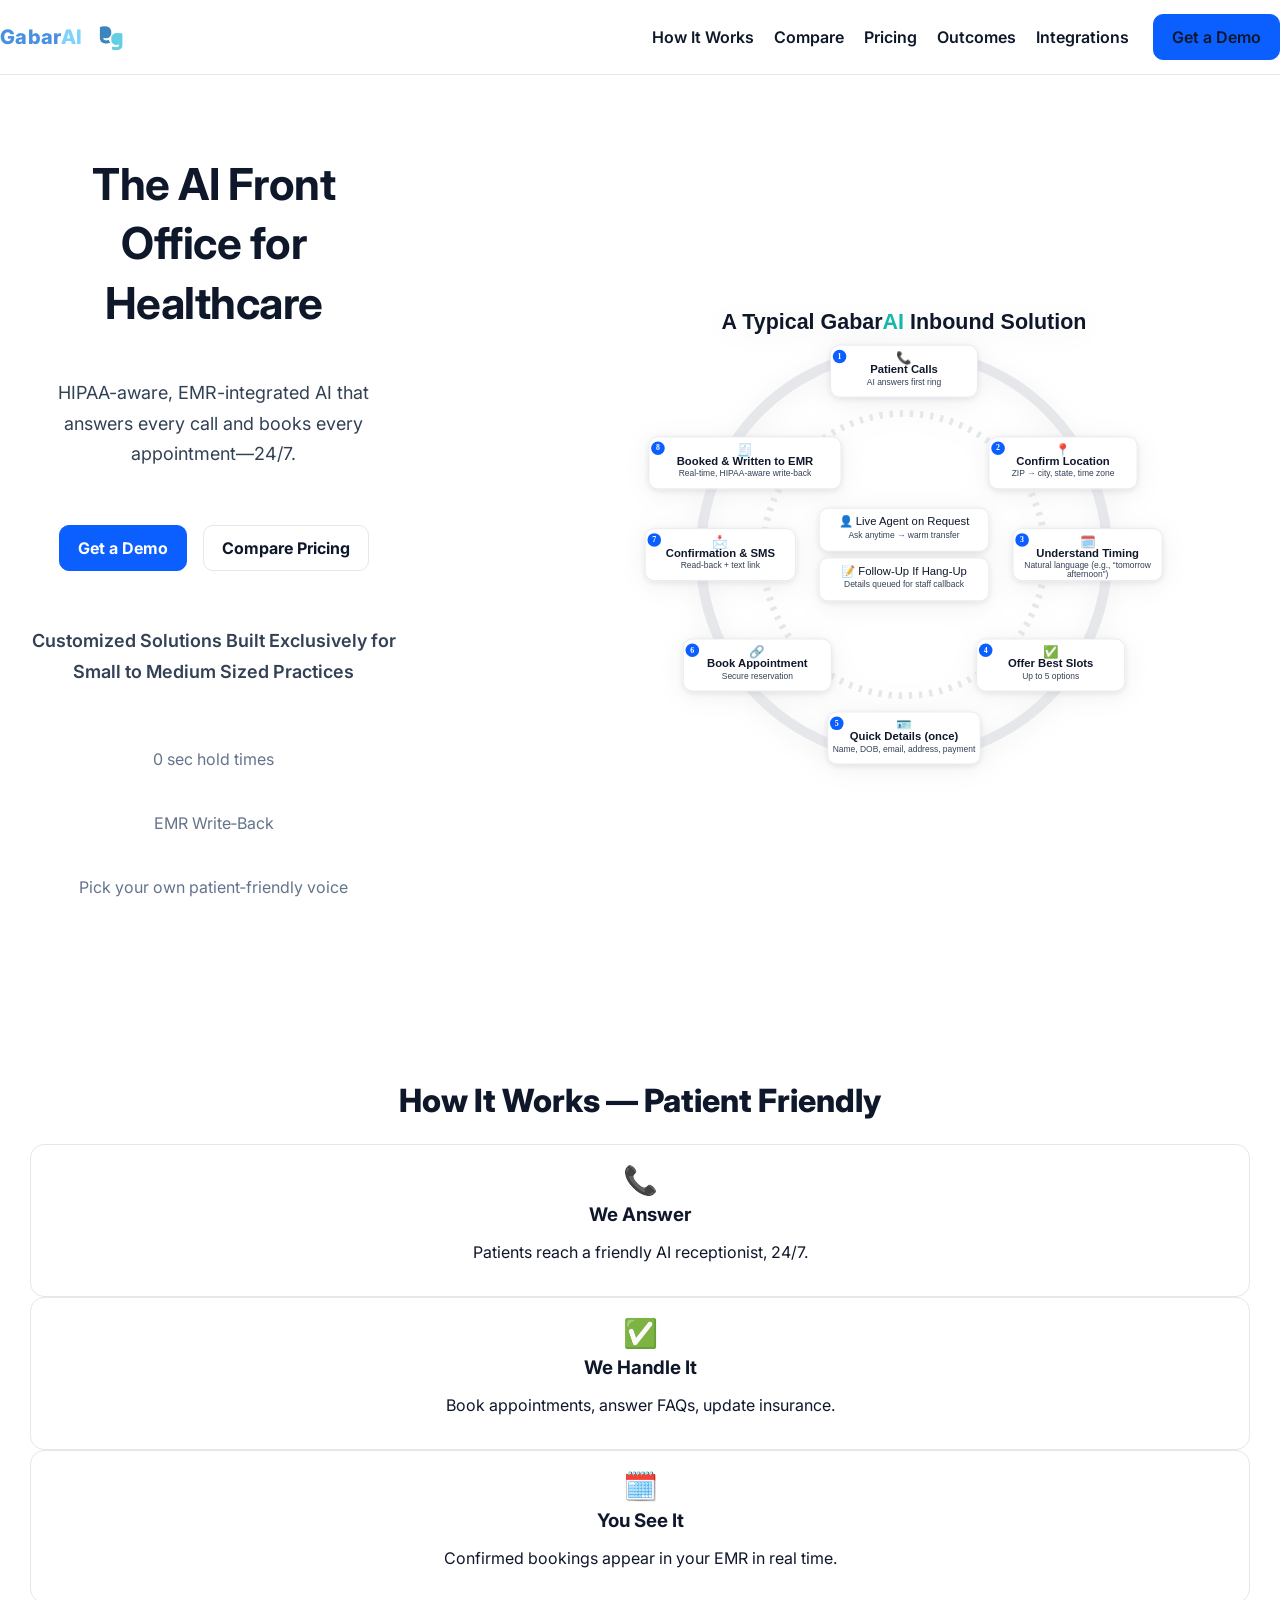
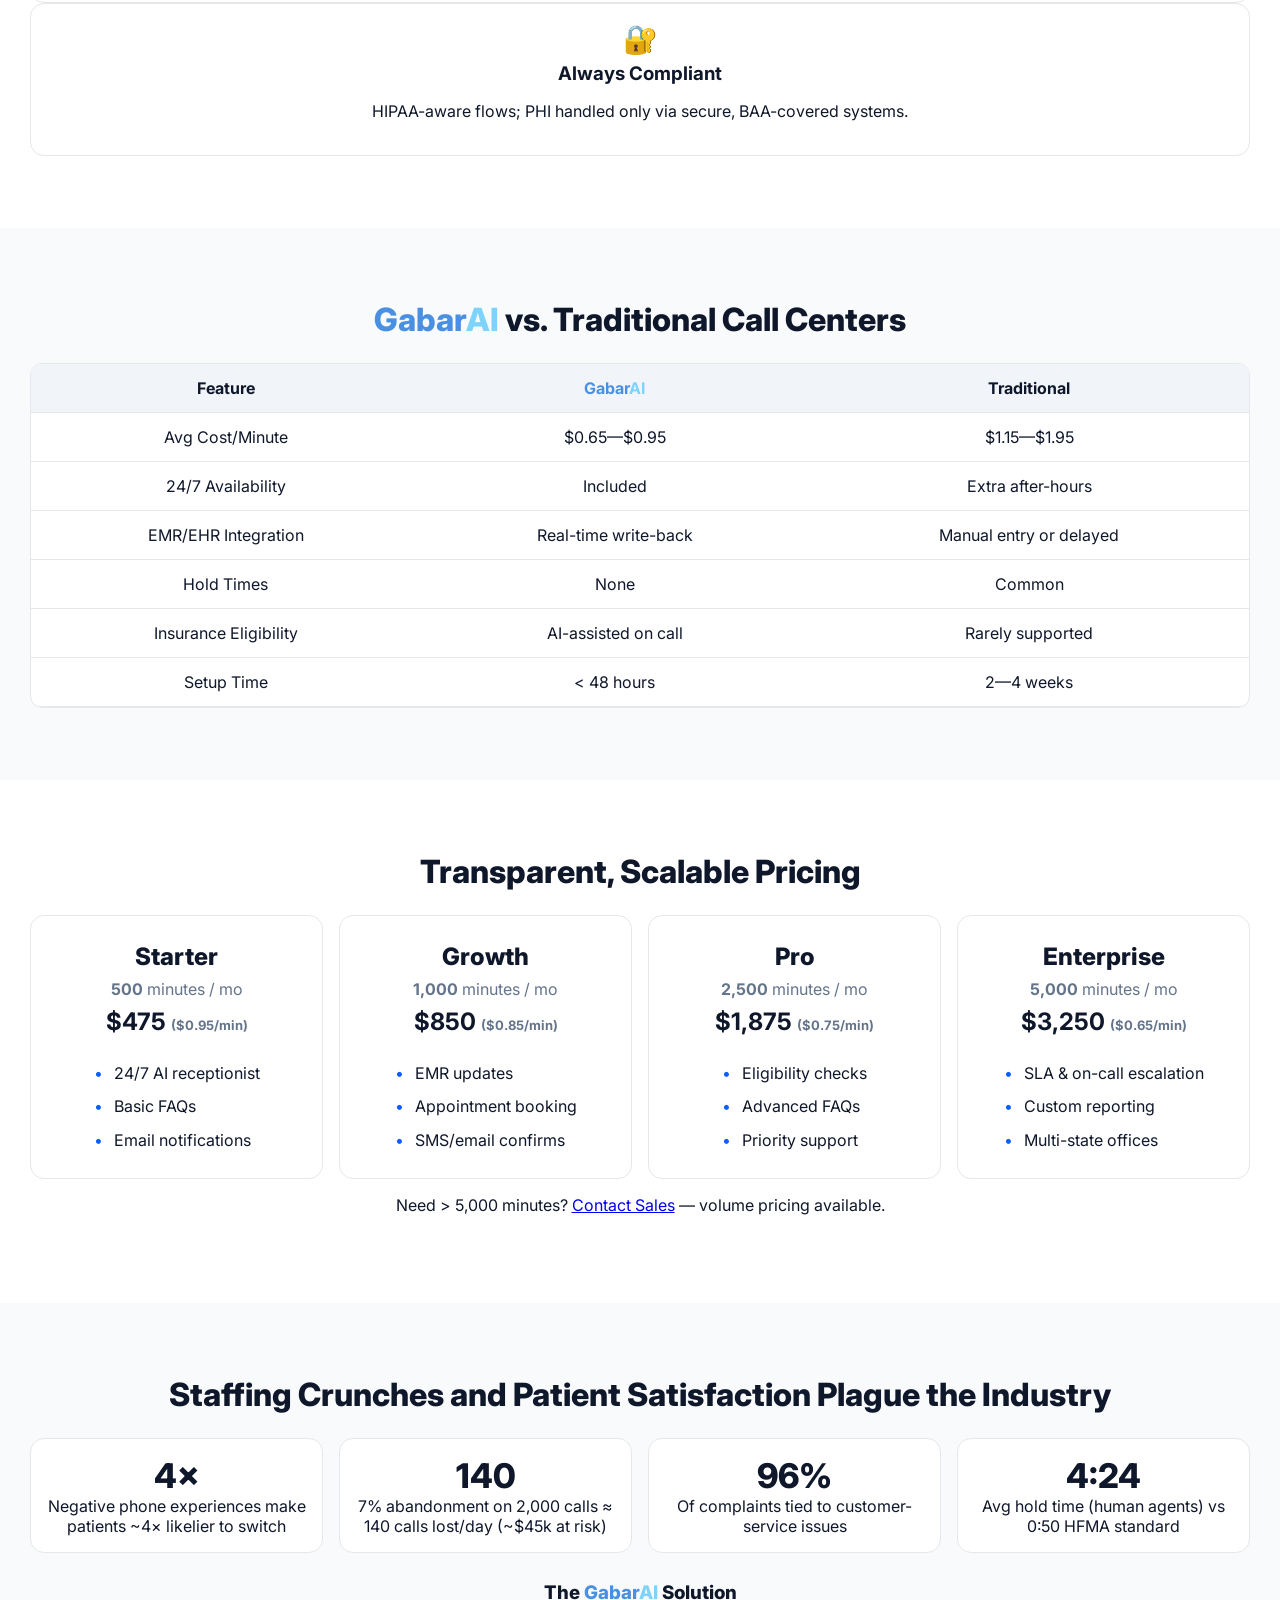
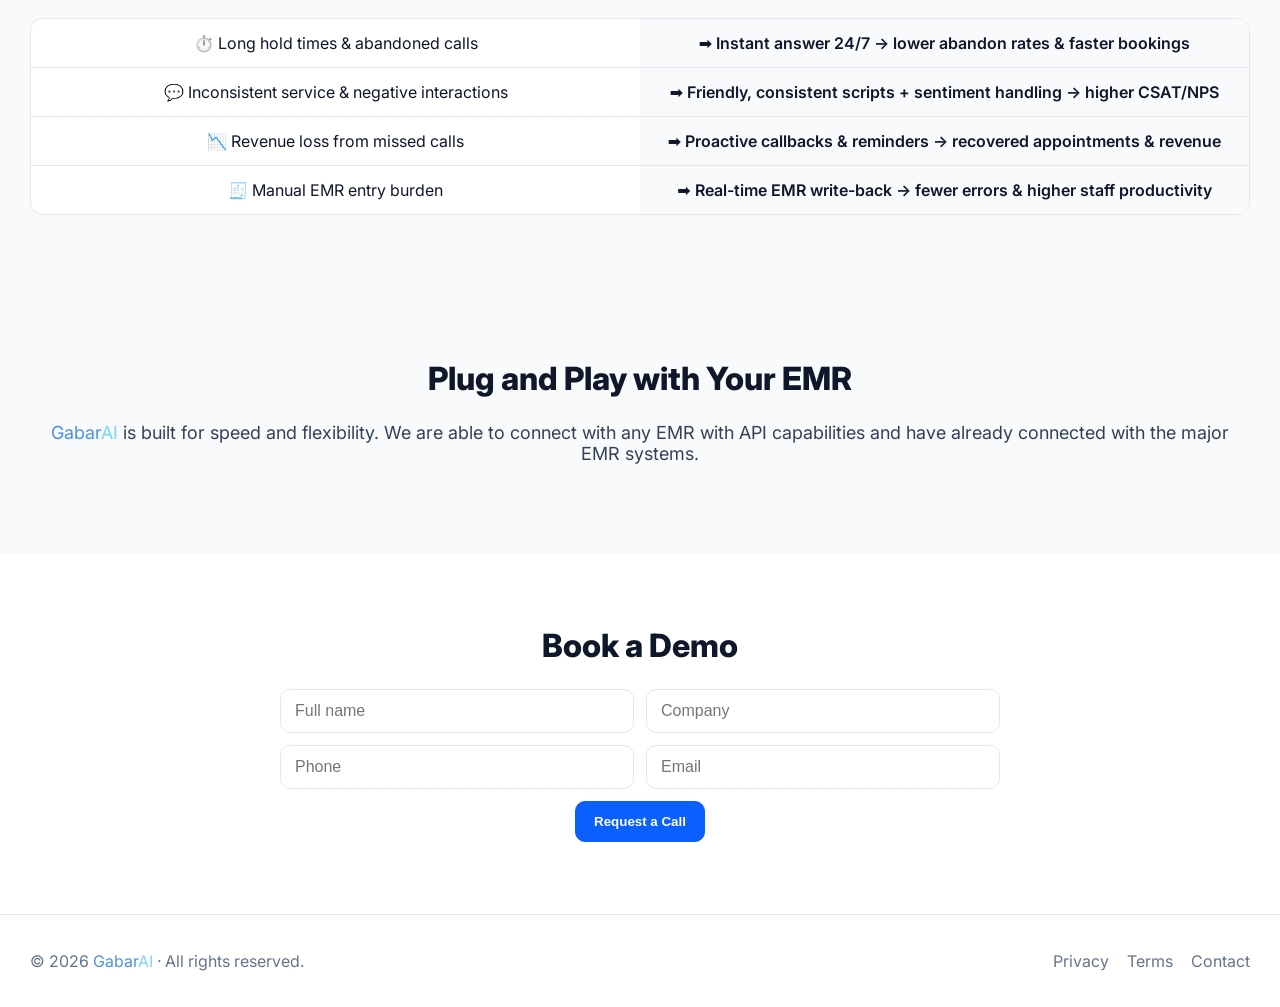
<file: index.html>
<!DOCTYPE html>
<html lang="en">
<head>
  <meta charset="utf-8">
  <meta http-equiv="x-ua-compatible" content="ie=edge">
  <meta name="viewport" content="width=device-width, initial-scale=1">
  <title>GabarAI — The AI Front Office for Healthcare</title>
  <meta name="description" content="HIPAA-aware, EMR-integrated AI that answers every call and books every appointment—24/7.">
  <link rel="preconnect" href="https://fonts.googleapis.com">
  <link rel="preconnect" href="https://fonts.gstatic.com" crossorigin>
  <link href="https://fonts.googleapis.com/css2?family=Inter:wght@400;600;700;800&display=swap" rel="stylesheet">
  <link rel="stylesheet" href="styles.css?v=5.3">
  <link rel="icon" type="image/png" href="favicon.png">
</head>
<body>
  <header class="site-header">
    <div class="container nav">
      <div class="brand">
        <span class="logo"><span class="gabar-text">Gabar</span><span class="ai-text">AI</span></span>
        <img class="brandmark" src="logo.png" alt="GabarAI logo" />
      </div>
      <nav class="nav-links">
        <a href="#how">How It Works</a>
        <a href="#compare">Compare</a>
        <a href="#pricing">Pricing</a>
        <a href="#outcomes">Outcomes</a>
        <a href="#integrations">Integrations</a>
        <a href="#contact" class="btn btn-primary">Get a Demo</a>
      </nav>
    </div>
  </header>

  <main>
    <!-- HERO -->
    <section class="hero">
      <div class="container hero-grid">
        <div class="hero-copy">
          <h1>The AI Front Office for Healthcare</h1>
          <p class="sub hero-subtitle">HIPAA-aware, EMR-integrated AI that answers every call and books every appointment—24/7.</p>
          <div class="cta-row">
            <a href="#contact" class="btn btn-primary">Get a Demo</a>
            <a href="#pricing" class="btn btn-secondary">Compare Pricing</a>
          </div>
          <p class="sub hero-tagline">Customized Solutions Built Exclusively for Small to Medium Sized Practices</p>
          <ul class="trust-bullets">
            <li>0 sec hold times</li>
            <li>EMR Write‑Back</li>
            <li>Pick your own patient‑friendly voice</li>
          </ul>
        </div>
        <div class="hero-art">
  <img src="gabar_circular_flow_v9.svg" alt="A Typical GabarAI Inbound Solution — circular flow" class="flow-graphic">
</div>
      </div>
    </section>

    <!-- HOW IT WORKS (list) -->
    <section id="how" class="section">
      <div class="container">
        <h2 class="section-title">How It Works — Patient Friendly</h2>
        <div class="steps">
          <div class="step"><div class="icon">📞</div><h3>We Answer</h3><p>Patients reach a friendly AI receptionist, 24/7.</p></div>
          <div class="step"><div class="icon">✅</div><h3>We Handle It</h3><p>Book appointments, answer FAQs, update insurance.</p></div>
          <div class="step"><div class="icon">🗓️</div><h3>You See It</h3><p>Confirmed bookings appear in your EMR in real time.</p></div>
          <div class="step"><div class="icon">🔐</div><h3>Always Compliant</h3><p>HIPAA-aware flows; PHI handled only via secure, BAA-covered systems.</p></div>
        </div>
      </div>
    </section>

    <!-- DIFFERENTIATION -->
    <section id="compare" class="section alt">
      <div class="container">
        <h2 class="section-title"><span class="gabar-text">Gabar</span><span class="ai-text">AI</span> vs. Traditional Call Centers</h2>
        <div class="table-wrap">
          <table class="compare">
            <thead>
              <tr><th>Feature</th><th><span class="gabar-text">Gabar</span><span class="ai-text">AI</span></th><th>Traditional</th></tr>
            </thead>
            <tbody>
              <tr><td>Avg Cost/Minute</td><td>$0.65—$0.95</td><td>$1.15—$1.95</td></tr>
              <tr><td>24/7 Availability</td><td>Included</td><td>Extra after-hours</td></tr>
              <tr><td>EMR/EHR Integration</td><td>Real-time write-back</td><td>Manual entry or delayed</td></tr>
              <tr><td>Hold Times</td><td>None</td><td>Common</td></tr>
              <tr><td>Insurance Eligibility</td><td>AI-assisted on call</td><td>Rarely supported</td></tr>
              <tr><td>Setup Time</td><td>&lt; 48 hours</td><td>2—4 weeks</td></tr>
            </tbody>
          </table>
        </div>
      </div>
    </section>

    <!-- PRICING -->
    <section id="pricing" class="section">
      <div class="container">
        <h2 class="section-title">Transparent, Scalable Pricing</h2>
        <div class="cards">
          <article class="card">
            <h3 class="plan-name">Starter</h3>
            <p class="mins"><strong>500</strong> minutes / mo</p>
            <p class="price">$475 <span class="per">($0.95/min)</span></p>
            <ul class="plan-features"><li>24/7 AI receptionist</li><li>Basic FAQs</li><li>Email notifications</li></ul>
          </article>
          <article class="card">
            <h3 class="plan-name">Growth</h3>
            <p class="mins"><strong>1,000</strong> minutes / mo</p>
            <p class="price">$850 <span class="per">($0.85/min)</span></p>
            <ul class="plan-features"><li>EMR updates</li><li>Appointment booking</li><li>SMS/email confirms</li></ul>
          </article>
          <article class="card">
            <h3 class="plan-name">Pro</h3>
            <p class="mins"><strong>2,500</strong> minutes / mo</p>
            <p class="price">$1,875 <span class="per">($0.75/min)</span></p>
            <ul class="plan-features"><li>Eligibility checks</li><li>Advanced FAQs</li><li>Priority support</li></ul>
          </article>
          <article class="card">
            <h3 class="plan-name">Enterprise</h3>
            <p class="mins"><strong>5,000</strong> minutes / mo</p>
            <p class="price">$3,250 <span class="per">($0.65/min)</span></p>
            <ul class="plan-features"><li>SLA & on-call escalation</li><li>Custom reporting</li><li>Multi-state offices</li></ul>
          </article>
        </div>
        <p class="note">Need &gt; 5,000 minutes? <a href="#contact">Contact Sales</a> — volume pricing available.</p>
      </div>
    </section>

    <!-- OUTCOMES -->
    <section id="outcomes" class="section alt">
      <div class="container">
        <h2 class="section-title">Staffing Crunches and Patient Satisfaction Plague the Industry</h2>
        <div class="stats-grid">
          <div class="stat"><div class="num">4×</div><div class="cap">Negative phone experiences make patients ~4× likelier to switch</div></div>
          <div class="stat"><div class="num">140</div><div class="cap">7% abandonment on 2,000 calls ≈ 140 calls lost/day (~$45k at risk)</div></div>
          <div class="stat"><div class="num">96%</div><div class="cap">Of complaints tied to customer-service issues</div></div>
          <div class="stat"><div class="num">4:24</div><div class="cap">Avg hold time (human agents) vs 0:50 HFMA standard</div></div>
        </div>

        <h3 class="subhead">The <span class="gabar-text">Gabar</span><span class="ai-text">AI</span> Solution</h3>
        <div class="matrix">
          <div class="row"><div class="cell pain">⏱️ Long hold times & abandoned calls</div><div class="cell outcome">➡️ Instant answer 24/7 → lower abandon rates & faster bookings</div></div>
          <div class="row"><div class="cell pain">💬 Inconsistent service & negative interactions</div><div class="cell outcome">➡️ Friendly, consistent scripts + sentiment handling → higher CSAT/NPS</div></div>
          <div class="row"><div class="cell pain">📉 Revenue loss from missed calls</div><div class="cell outcome">➡️ Proactive callbacks & reminders → recovered appointments & revenue</div></div>
          <div class="row"><div class="cell pain">🧾 Manual EMR entry burden</div><div class="cell outcome">➡️ Real-time EMR write-back → fewer errors & higher staff productivity</div></div>
        </div>
      </div>
    </section>

    <!-- INTEGRATIONS -->
    <section id="integrations" class="section alt">
      <div class="container">
        <h2 class="section-title">Plug and Play with Your EMR</h2>
        <p class="sub"><span class="gabar-text">Gabar</span><span class="ai-text">AI</span> is built for speed and flexibility. We are able to connect with any EMR with API capabilities and have already connected with the major EMR systems.</p>
      </div>
    </section>

    <!-- CONTACT -->
    <section id="contact" class="section">
      <div class="container">
        <h2 class="section-title">Book a Demo</h2>
        <form id="demoForm" class="intake" novalidate>
          <div class="row">
            <input type="text" name="name" placeholder="Full name" required>
            <input type="text" name="company" placeholder="Company" required>
          </div>
          <div class="row">
            <input type="tel" name="phone" placeholder="Phone" required>
            <input type="email" name="email" placeholder="Email" required>
          </div>
          <button type="submit" class="btn btn-primary">Request a Call</button>
        </form>
      </div>
    </section>
  </main>

  <footer class="site-footer">
    <div class="container foot">
      <p>© <span id="y"></span> <span class="gabar-text">Gabar</span><span class="ai-text">AI</span> · All rights reserved.</p>
      <nav>
        <a href="#">Privacy</a>
        <a href="#">Terms</a>
        <a href="mailto:info@gabar.ai">Contact</a>
      </nav>
    </div>
  </footer>

  <script src="script.js?v=5.3"></script>
</body>
</html>
</file>
<file: styles.css>
:root{
  --bg:#ffffff; --ink:#0f172a; --sub:#334155; --muted:#64748b;
  --line:#e5e7eb; --brand:#0b5fff; --brand-d:#0a4fe0; --accent:#14b8a6;
  --gabar-blue:#4a90e2; --ai-blue:#7dd3fc;
}
*{box-sizing:border-box}
html,body{margin:0;padding:0;background:var(--bg);color:var(--ink);font-family:Inter,system-ui,Arial,sans-serif}
.container{max-width:1400px;margin:0 auto;padding:0 30px;text-align:center}
.section{padding:72px 0}
.section.alt{background:#f8fafc}
.section-title{font-size:32px;font-weight:800;margin:0 0 24px}
.small{font-size:14px;color:var(--muted)}
.sub{font-size:18px;color:var(--sub);margin-top:10px}

/* Hero-specific spacing controls with EXTENSIVE vertical spacing */
.hero-subtitle{margin:0 0 55px !important;line-height:1.7}
.hero-tagline{margin:55px 0 50px !important;font-weight:600}
.hero-copy{padding-right:60px}

/* GabarAI Brand Colors */
.gabar-text{color:var(--gabar-blue);font-weight:inherit}
.ai-text{color:var(--ai-blue);font-weight:inherit}

/* Header */
.site-header{position:sticky;top:0;background:#ffffffcc;backdrop-filter:blur(6px);border-bottom:1px solid var(--line);z-index:10}
.nav{display:flex;justify-content:space-between;align-items:center;padding:14px 0}
.brand{display:flex;align-items:center;gap:10px}
.brand .logo{font-weight:800;font-size:20px;letter-spacing:0.3px}
.brand .brandmark{width:36px;height:36px;object-fit:contain}
.nav-links a{margin-left:16px;text-decoration:none;color:var(--ink);font-weight:600}
.nav-links .btn{margin-left:20px}

/* Buttons */
.btn{display:inline-block;padding:12px 18px;border-radius:10px;font-weight:700;text-decoration:none;border:1px solid var(--line)}
.btn-primary{background:var(--brand);color:#fff;border-color:var(--brand)}
.btn-primary:hover{background:var(--brand-d)}
.btn-secondary{background:#fff;color:var(--ink)}

/* Hero with balanced spacing and optimal grid */
.hero{padding:80px 0 100px}
.hero-grid{display:grid;grid-template-columns:35% 65%;gap:60px;align-items:center;justify-items:start;overflow:hidden}
.hero h1{font-size:44px;line-height:1.35;margin:0 0 45px;letter-spacing:-0.5px}
.hero .sub{font-size:18px;color:var(--sub);line-height:1.7}
.cta-row{display:flex;gap:16px;margin:0 0 55px; justify-content:center}
.trust-bullets{list-style:none;padding:0;margin:50px 0 0;display:flex;flex-direction:column;gap:20px;color:var(--muted);justify-content:center;font-size:16px;align-items:center;line-height:2}
.trust-bullets li{font-size:16px;padding:6px 0}
.hero-art{width:100%;display:flex;justify-content:center;align-items:center;padding:20px;overflow:hidden;max-width:100%;box-sizing:border-box}

/* === Flow graphic: CONSERVATIVE 85% size - guaranteed no truncation === */
.flow-graphic{
  display:block;
  width:85%;               /* Reduced size guarantees full visibility */
  max-width:800px;         /* Conservative maximum width */
  height:auto;
  margin:0 auto;           /* Pure center alignment, no offset */
  transform:scale(1);
  transform-origin:center center;
  transition:transform 220ms ease, filter 220ms ease;
  will-change:transform, filter;
  filter: drop-shadow(0 4px 12px rgba(15,23,42,0.06));
  position:relative;
  z-index:1;
}

/* Hover polish */
@media (hover: hover) and (pointer: fine){
  .flow-graphic:hover{
    transform:scale(1.05);
    filter: drop-shadow(0 6px 20px rgba(15,23,42,0.10));
  }
}

/* Desktop specific adjustments - conservative sizing */
@media (min-width: 1200px){
  .hero-grid{ grid-template-columns: 35% 65%; gap:50px; }
  .flow-graphic{ width:90%; margin:0 auto; max-width:850px; }
}
}
}
}
}
}

/* Steps */
.steps{display:grid;grid-template-columns:repeat(4,1fr);gap:16px;justify-items:center}
.step{background:#fff;border:1px solid var(--line);border-radius:14px;padding:18px;width:100%}
.step .icon{font-size:28px;margin-bottom:6px}
.step h3{margin:6px 0}

/* Comparison - Center aligned */
.table-wrap{overflow:auto;border:1px solid var(--line);border-radius:12px;background:#fff;margin:0 auto}
table.compare{width:100%;border-collapse:collapse}
.compare th,.compare td{padding:14px;border-bottom:1px solid var(--line);text-align:center}
.compare thead th{background:#f1f5f9;text-align:center}

/* Pricing */
.cards{display:grid;grid-template-columns:repeat(4,1fr);gap:16px;justify-items:center}
.card{background:#fff;border:1px solid var(--line);border-radius:14px;padding:18px;text-align:center;width:100%}
.card .plan-name{font-size:24px;font-weight:800;margin:8px 0}
.card .mins{margin:8px 0;color:var(--muted)}
.card .price{font-size:24px;margin:6px 0;font-weight:700}
.card .per{font-size:13px;color:var(--muted)}
.card .plan-features{margin:12px auto 0;padding:0;line-height:1.7;text-align:center;list-style:none;display:inline-block}
.card .plan-features li{margin:6px 0;position:relative;padding-left:20px;text-align:left}
.card .plan-features li::before{content:"•";position:absolute;left:0;color:var(--brand)}

/* Outcomes */
.subhead{font-weight:800;margin:28px 0 12px;color:#0f172a}
.stats-grid{display:grid;grid-template-columns:repeat(4,1fr);gap:16px;margin-top:12px}
.stat{background:#fff;border:1px solid var(--line);border-radius:14px;padding:16px}
.stat .num{font-size:34px;font-weight:800}
.matrix{margin-top:14px;border:1px solid var(--line);border-radius:12px;background:#fff;overflow:hidden}
.matrix .row{display:grid;grid-template-columns:1fr 1fr;border-top:1px solid var(--line)}
.matrix .row:first-child{border-top:none}
.matrix .cell{padding:14px}
.matrix .outcome{background:#f9fafb;font-weight:600}

/* Contact */
.intake{max-width:720px;margin:12px auto 0;text-align:left}
.intake .row{display:grid;grid-template-columns:1fr 1fr;gap:12px;margin-bottom:12px}
.intake input{width:100%;padding:12px 14px;border:1px solid var(--line);border-radius:10px;font-size:16px}
.intake button{display:block;margin:10px auto 0}

/* Footer */
.site-footer{border-top:1px solid var(--line);padding:20px 0;background:#fff}
.foot{display:flex;justify-content:space-between;align-items:center;color:var(--muted)}
.foot nav a{color:var(--muted);text-decoration:none;margin-left:14px}

/* Responsive adjustments */
@media (max-width: 1199px){
  .hero-grid{grid-template-columns:38% 62%;gap:40px}
  .flow-graphic{width:100%;margin-left:0}
}

@media (max-width: 980px){
  .hero-grid{grid-template-columns:1fr;gap:50px}
  .flow-graphic{width:95%;margin-left:0;margin:0 auto}
  .hero-copy{padding-right:20px;text-align:center}
  .trust-bullets{flex-direction:row;gap:24px}
  .steps{grid-template-columns:repeat(2,1fr)}
  .cards{grid-template-columns:repeat(2,1fr)}
  .stats-grid{grid-template-columns:repeat(2,1fr)}
}

@media (max-width: 560px){
  .flow-graphic{width:90%;margin:0 auto}
  .hero h1{font-size:32px}
  .trust-bullets{flex-direction:column;gap:16px}
  .steps,.cards,.stats-grid{grid-template-columns:1fr}
  .matrix .row{grid-template-columns:1fr}
  .nav-links a{display:none}
  .intake .row{grid-template-columns:1fr}
  .intake{text-align:center}
}
</file>
